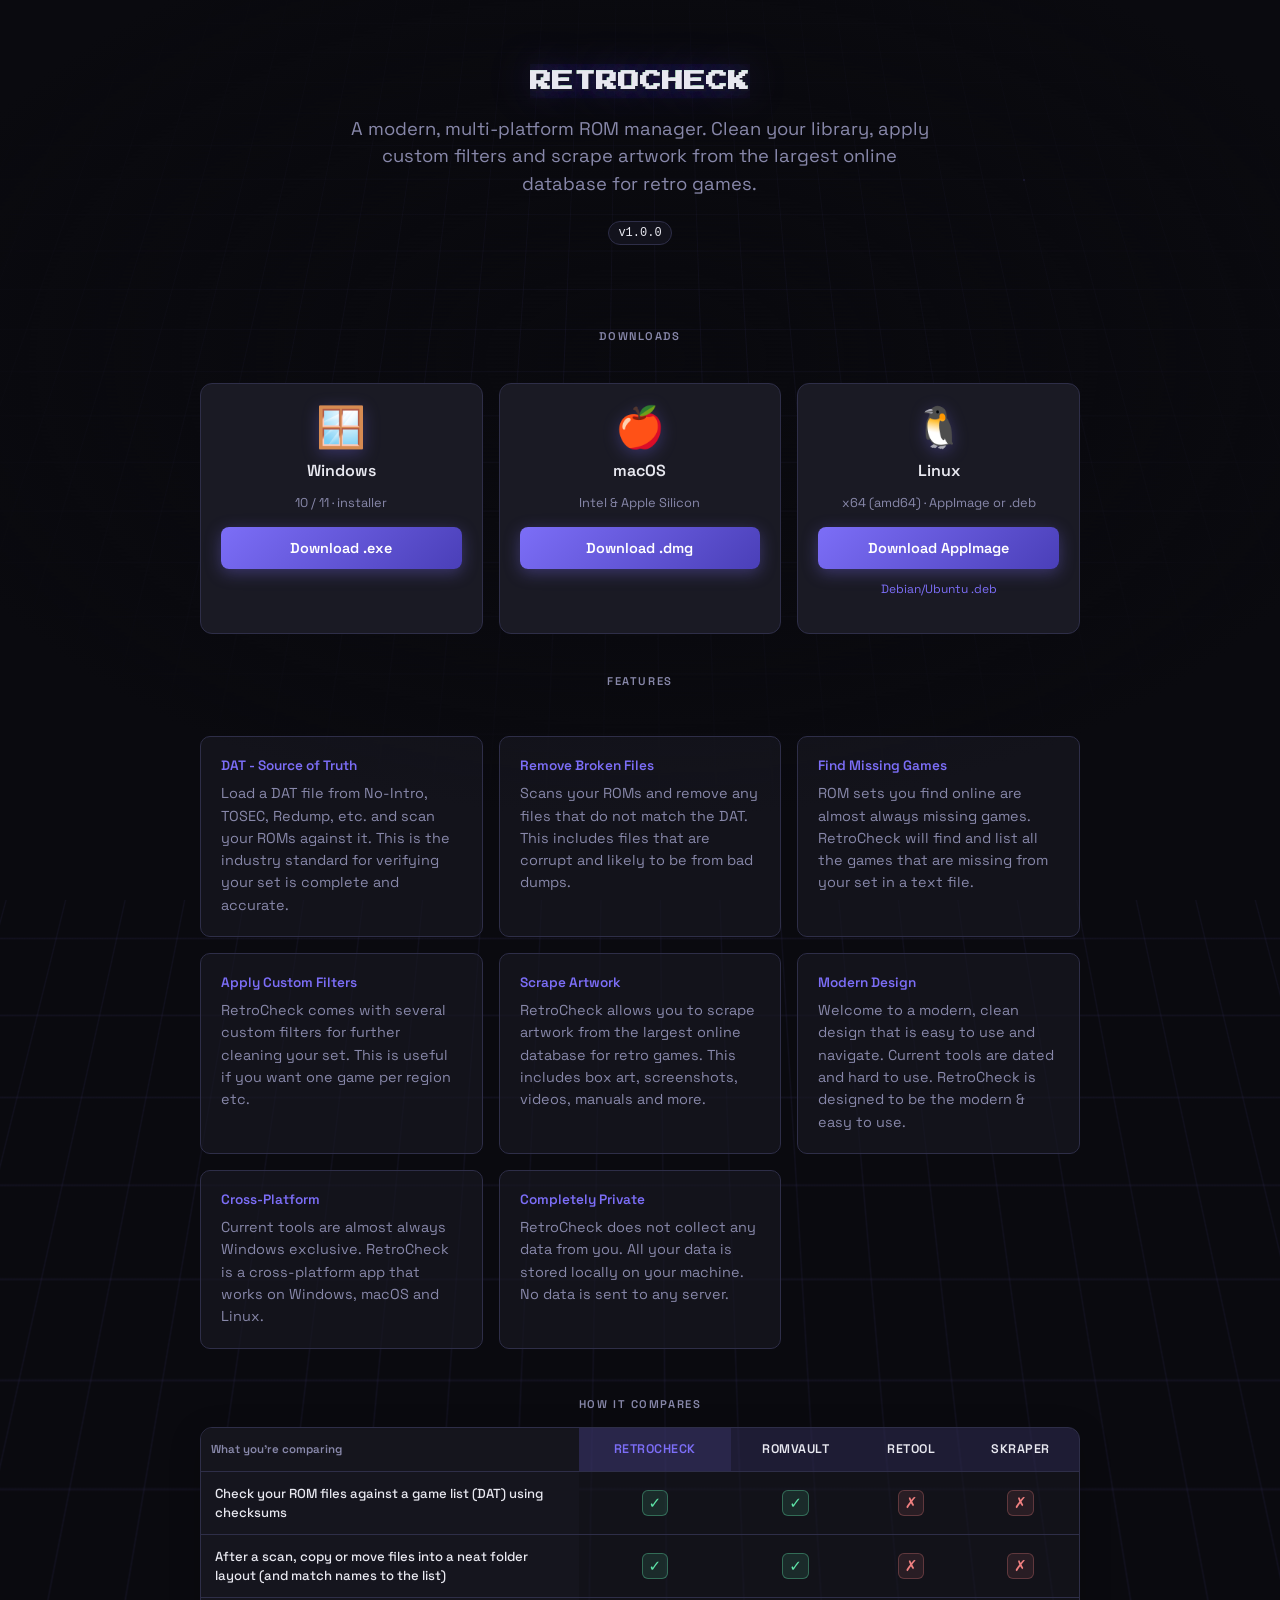
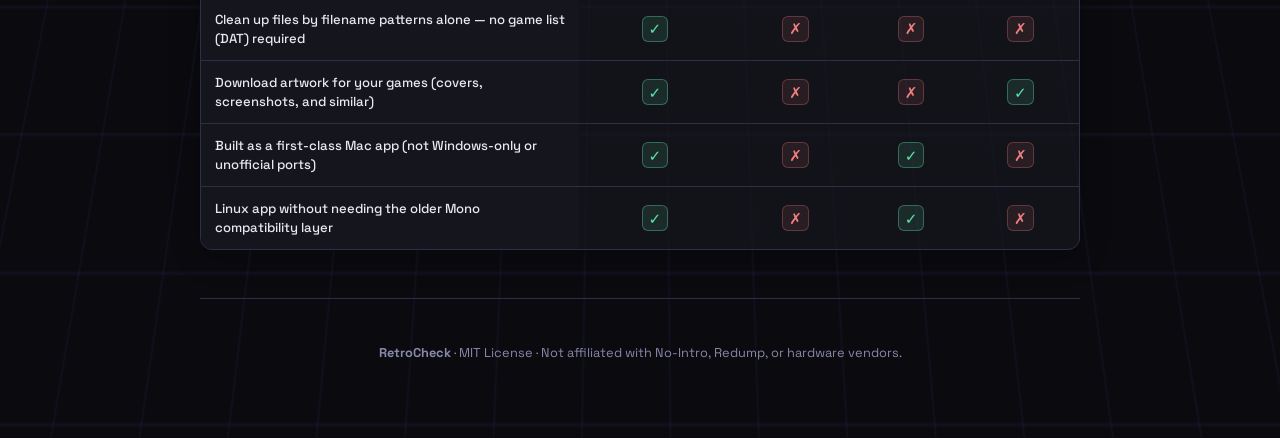
<file: index.html>
<!DOCTYPE html>
<html lang="en">
<head>
  <meta charset="utf-8">
  <meta name="viewport" content="width=device-width, initial-scale=1">
  <meta name="description" content="RetroCheck: local Electron app — verify ROMs against DAT files (No-Intro, TOSEC, Redump), apply filename filters without a DAT, scrape artwork via ScreenScraper, export reports, and themes. No cloud.">
  <title>RetroCheck — Download</title>
  <link rel="preconnect" href="https://fonts.googleapis.com">
  <link rel="preconnect" href="https://fonts.gstatic.com" crossorigin>
  <link href="https://fonts.googleapis.com/css2?family=Press+Start+2P&family=Space+Grotesk:wght@400;500;600;700&display=swap" rel="stylesheet">
  <link rel="stylesheet" href="styles.css">
</head>
<body>
  <div class="config-banner" id="config-banner" hidden>
    <strong>Dev mode:</strong> set <code>RELEASE_BASE</code> and <code>REPO_HOME</code> in <code>main.js</code> to enable download links.
  </div>
  <div class="bg-layer" aria-hidden="true">
    <div class="grid"></div>
    <div class="stars"></div>
    <div class="scanlines"></div>
    <div class="vignette"></div>
  </div>

  <div class="wrap">
    <header>
      <!-- <div class="badge">LOCAL-FIRST</div> -->
      <h1>
        <span class="glitch" data-text="RETROCHECK">RETROCHECK</span>
      </h1>
      <p class="tagline">
        A modern, multi-platform ROM manager. Clean your library, apply custom filters and scrape artwork from the largest online database for retro games.
      </p>
      <!-- <p class="tagline">
        A <strong>local-first</strong> desktop app for preservation-friendly libraries: load a DAT and scan loose files or
        <strong>ZIP</strong> (including nested zips) to see <strong>verified</strong>, <strong>bad</strong>, <strong>unknown</strong>,
        <strong>duplicate</strong>, and <strong>missing</strong> titles — then export reports, copy or move into a clean tree,
        and optionally rename to canonical DAT names.
      </p>
      <p class="tagline tagline--secondary">
        <strong>Apply Filters</strong> trims a folder by filename rules <em>without</em> a DAT.
        <strong>Scrape Artwork</strong> uses your ScreenScraper account for covers, shots, and <strong>gamelist.xml</strong>.
        Multiple <strong>themes</strong>, on-disk <strong>hash cache</strong>, and in-app <strong>bug reports</strong> (mailto + diagnostics).
        <strong>No RetroCheck account</strong> — ROM work stays on your machine.
      </p> -->
      <span class="version-pill" id="version-pill"></span>
    </header>

    <h2 class="section-title">Downloads</h2>

    <section class="downloads" aria-label="Downloads">
      <article class="dl-card">
        <div class="icon" aria-hidden="true">🪟</div>
        <h2>Windows</h2>
        <p class="os-hint">10 / 11 · installer</p>
        <a class="primary" data-dl="win" href="#">Download .exe</a>
      </article>
      <article class="dl-card">
        <div class="icon" aria-hidden="true">🍎</div>
        <h2>macOS</h2>
        <p class="os-hint">Intel &amp; Apple Silicon</p>
        <a class="primary" data-dl="mac" href="#">Download .dmg</a>
      </article>
      <article class="dl-card">
        <div class="icon" aria-hidden="true">🐧</div>
        <h2>Linux</h2>
        <p class="os-hint">x64 (amd64) · AppImage or .deb</p>
        <a class="primary" data-dl="linux-appimage" href="#">Download AppImage</a>
        <p class="alt-links">
          <a data-dl="linux-deb" href="#">Debian/Ubuntu .deb</a>
        </p>
      </article>
    </section>

    <h2 class="section-title">Features</h2>
    <section class="features" aria-label="Features">
      <div class="feat">
        <h3>DAT - Source of Truth</h3>
        <p>
          Load a DAT file from No-Intro, TOSEC, Redump, etc. and scan your ROMs against it.
          This is the industry standard for verifying your set is complete and accurate.
        </p>     
      </div>
      <div class="feat">
        <h3>Remove Broken Files</h3>
        <p>
          Scans your ROMs and remove any files that do not match the DAT.
          This includes files that are corrupt and likely to be from bad dumps.
        </p>
      </div>
      <div class="feat">
        <h3>Find Missing Games</h3>
        <p>ROM sets you find online are almost always missing games. 
          RetroCheck will find and list all the games that are missing from your set in a text file.</p>
      </div>
      <div class="feat">
        <h3>Apply Custom Filters</h3>
        <p>RetroCheck comes with several custom filters for further cleaning your set.
          This is useful if you want one game per region etc.</p>
      </div>
      <div class="feat">
        <h3>Scrape Artwork</h3>
        <p>RetroCheck allows you to scrape artwork from the largest online database for retro games.
          This includes box art, screenshots, videos, manuals and more.</p>
      </div>
      <div class="feat">
        <h3>Modern Design</h3>
        <p>Welcome to a modern, clean design that is easy to use and navigate.
          Current tools are dated and hard to use. RetroCheck is designed to be the modern & easy to use.
        </p>
      </div>
      <div class="feat">
        <h3>Cross-Platform</h3>
        <p>
          Current tools are almost always Windows exclusive.
          RetroCheck is a cross-platform app that works on Windows, macOS and Linux.
        </p>
      </div>
      <div class="feat">
        <h3>Completely Private</h3>
        <p>
          RetroCheck does not collect any data from you.
          All your data is stored locally on your machine.
          No data is sent to any server.
        </p>
      </div>
    </section>

    <h2 class="section-title tool-compare-heading" id="tool-compare-heading">How it compares</h2>
    <section class="tool-compare" aria-labelledby="tool-compare-heading">
      <!-- <p class="tool-compare-intro">
        Same row = same kind of capability. Tools differ in depth — this is a high-level snapshot, not a review score.
      </p> -->
      <div class="tool-compare-scroll">
        <table class="tool-compare-table">
          <caption class="visually-hidden">
            Feature comparison: RetroCheck versus RomVault, Retool, and Skraper
          </caption>
          <thead>
            <tr>
              <th scope="col">What you’re comparing</th>
              <th scope="col">RetroCheck</th>
              <th scope="col"><a href="https://www.romvault.com/" rel="noopener noreferrer">RomVault</a></th>
              <th scope="col"><a href="https://unexpectedpanda.github.io/retool/" rel="noopener noreferrer">Retool</a></th>
              <th scope="col"><a href="https://www.skraper.net/" rel="noopener noreferrer">Skraper</a></th>
            </tr>
          </thead>
          <tbody>
            <tr>
              <th scope="row">Check your ROM files against a game list (DAT) using checksums</th>
              <td><span class="cmp-yes" title="Yes">✓</span></td>
              <td><span class="cmp-yes" title="Yes">✓</span></td>
              <td><span class="cmp-no" title="No">✗</span></td>
              <td><span class="cmp-no" title="No">✗</span></td>
            </tr>
            <tr>
              <th scope="row">After a scan, copy or move files into a neat folder layout (and match names to the list)</th>
              <td><span class="cmp-yes" title="Yes">✓</span></td>
              <td><span class="cmp-yes" title="Yes">✓</span></td>
              <td><span class="cmp-no" title="No">✗</span></td>
              <td><span class="cmp-no" title="No">✗</span></td>
            </tr>
            <tr>
              <th scope="row">Clean up files by filename patterns alone — no game list (DAT) required</th>
              <td><span class="cmp-yes" title="Yes">✓</span></td>
              <td><span class="cmp-no" title="No">✗</span></td>
              <td><span class="cmp-no" title="No">✗</span></td>
              <td><span class="cmp-no" title="No">✗</span></td>
            </tr>
            <tr>
              <th scope="row">Download artwork for your games (covers, screenshots, and similar)</th>
              <td><span class="cmp-yes" title="Yes">✓</span></td>
              <td><span class="cmp-no" title="No">✗</span></td>
              <td><span class="cmp-no" title="No">✗</span></td>
              <td><span class="cmp-yes" title="Yes">✓</span></td>
            </tr>
            <tr>
              <th scope="row">Built as a first-class Mac app (not Windows-only or unofficial ports)</th>
              <td><span class="cmp-yes" title="Yes">✓</span></td>
              <td><span class="cmp-no" title="No">✗</span></td>
              <td><span class="cmp-yes" title="Yes">✓</span></td>
              <td><span class="cmp-no" title="No">✗</span></td>
            </tr>
            <tr>
              <th scope="row">Linux app without needing the older Mono compatibility layer</th>
              <td><span class="cmp-yes" title="Yes">✓</span></td>
              <td><span class="cmp-no" title="No">✗</span></td>
              <td><span class="cmp-yes" title="Yes">✓</span></td>
              <td><span class="cmp-no" title="No">✗</span></td>
            </tr>
            <!-- <tr>
              <th scope="row">Heavy collection repair: disc games, many archive types, strong automatic fix / rebuild</th>
              <td><span class="cmp-no" title="No">✗</span></td>
              <td><span class="cmp-yes" title="Yes">✓</span></td>
              <td><span class="cmp-no" title="No">✗</span></td>
              <td><span class="cmp-no" title="No">✗</span></td>
            </tr> -->
          </tbody>
        </table>
      </div>
      <!-- <p class="tool-compare-foot">
        <strong>Retool</strong> builds new trimmed game-list files — use it with a ROM manager; it does not scan your ROM checksums.
        <strong>Skraper</strong> is Windows-first for artwork; <strong>RomVault</strong> shines on huge Windows collections (Linux often uses Mono).
        <strong>RetroCheck</strong> focuses on check → clean up → optional artwork in one cross-platform app.
      </p> -->
    </section>

    <!-- <h2 class="section-title section-title--spaced">Compared to RomVault &amp; similar</h2>
    <section class="compare" aria-label="Comparison with other ROM tools">
      <p>
        <a href="https://www.romvault.com/" rel="noopener noreferrer">RomVault</a> and
        <a href="https://mamedev.emulab.it/clrmamepro/" rel="noopener noreferrer">clrMAMEpro</a>
        are full <em>ROM managers</em>: they target people maintaining large, merged sets—directory rules, scan/fix levels,
        many archive formats (e.g. TorrentZip, 7z), CHD tooling, and (for RomVault) extras such as
        <a href="https://wiki.romvault.com/doku.php?id=what_is_datvault" rel="noopener noreferrer">DATVault</a>
        for automated DAT updates and deep wiki-style setup.
        Linux users often run RomVault under <a href="https://wiki.romvault.com/doku.php?id=linux_setup" rel="noopener noreferrer">Mono</a>;
        there is no official native macOS app (typical workarounds are Docker or other indirect setups).
      </p>
      <h3>Where RetroCheck fits better</h3>
      <ul>
        <li><strong>Native builds</strong> for Windows, macOS, and Linux from one project—no Mono layer and no Windows-only GUI as the primary path.</li>
        <li><strong>Three clear tabs</strong>: <strong>Compare DAT</strong> for verify / export / copy-move, <strong>Apply Filters</strong> for DAT-free cleanup by filename rules, and <strong>Scrape Artwork</strong> when you want covers and gamelist metadata — without rebuilding an entire RomVault-style pipeline.</li>
        <li><strong>Lower overhead</strong> when you need verification, classification, light organisation, and optional artwork — not full set repair, CHD tooling, or multi-DAT merge workflows.</li>
      </ul>
      <h3>What you give up</h3>
      <ul>
        <li>RetroCheck does not replace RomVault-style <strong>fixing/rebuilding</strong>, integrated DAT subscriptions, or the breadth of archive formats (e.g. 7z, TorrentZip) and <strong>CHD</strong> features those tools provide.</li>
        <li>Other modern cross-platform managers (e.g. <a href="https://github.com/TheAnsarya/subrom" rel="noopener noreferrer">Subrom</a>) offer full library dashboards and deep workflows; RetroCheck is intentionally smaller in scope.</li>
      </ul>
      <p class="note">Use RomVault or clrMAMEpro when you need pro-grade set maintenance; use RetroCheck when you want a straightforward cross-platform DAT check plus optional filter-only cleanup and artwork passes.</p>
    </section> -->

    <footer>
      <p>
        <strong>RetroCheck</strong> · MIT License · Not affiliated with No-Intro, Redump, or hardware vendors.
      </p>
      <!-- <p class="footer__links">
        <a id="releases-link" href="#">All releases on GitHub</a>
      </p> -->
    </footer>
  </div>

  <script src="main.js" defer></script>
</body>
</html>
</file>
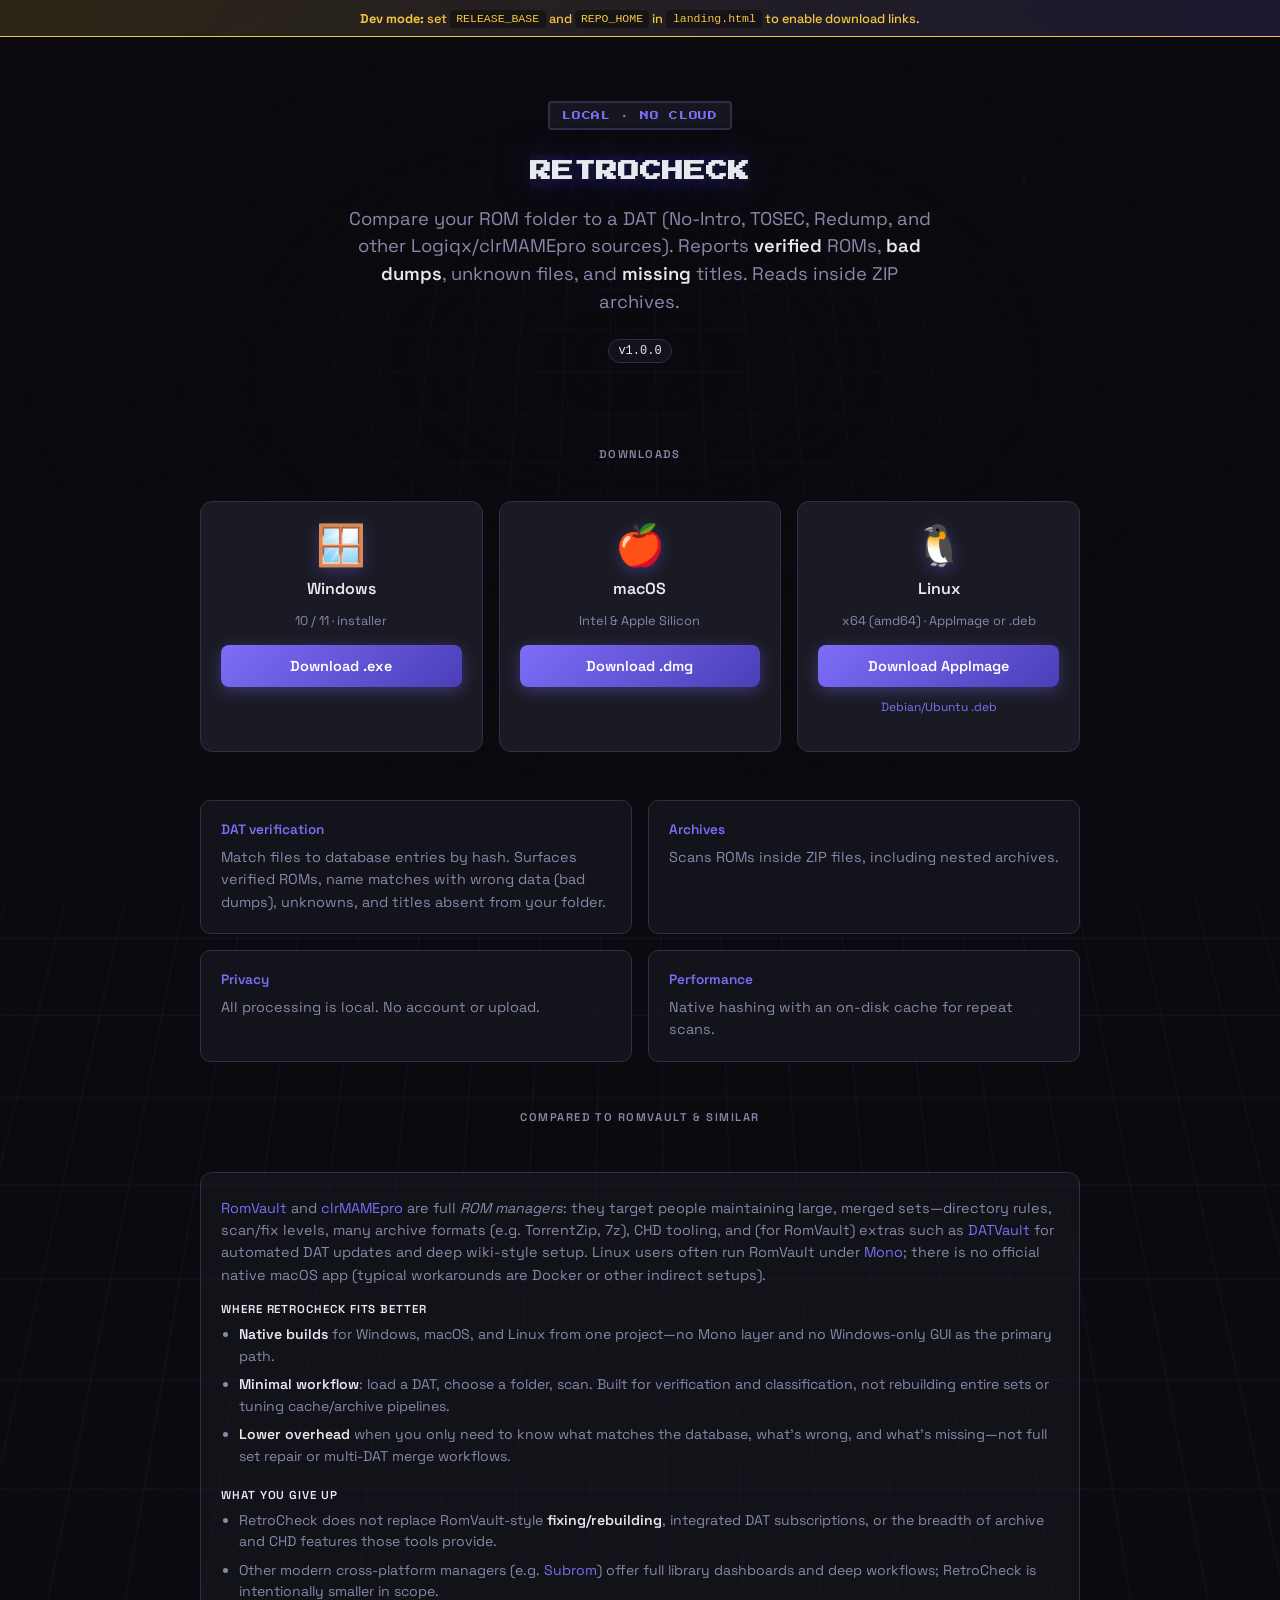
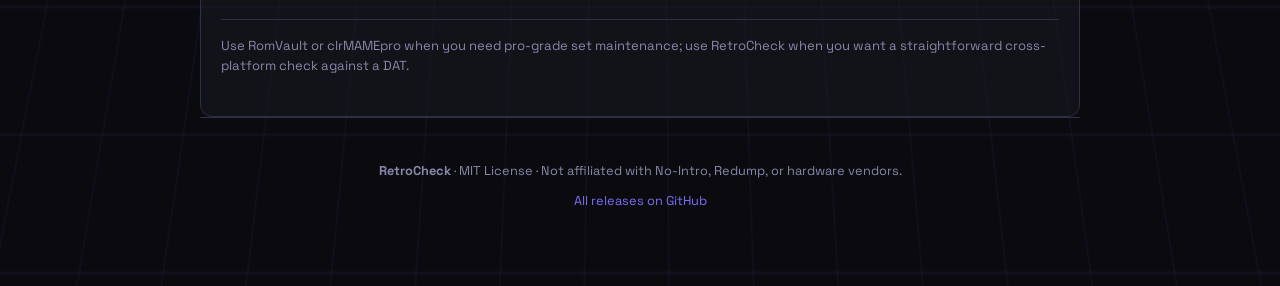
<file: landing.html>
<!DOCTYPE html>
<html lang="en">
<head>
  <meta charset="utf-8">
  <meta name="viewport" content="width=device-width, initial-scale=1">
  <meta name="description" content="RetroCheck: verify ROM files against DAT sets (e.g. No-Intro). Detect bad dumps and missing titles. Runs locally.">
  <title>RetroCheck — Download</title>
  <link rel="preconnect" href="https://fonts.googleapis.com">
  <link rel="preconnect" href="https://fonts.gstatic.com" crossorigin>
  <link href="https://fonts.googleapis.com/css2?family=Press+Start+2P&family=Space+Grotesk:wght@400;500;600;700&display=swap" rel="stylesheet">
  <style>
    :root {
      --bg: #0a0a0f;
      --bg2: #12121c;
      --surface: #1a1a24;
      --border: #2e2e48;
      --accent: #7c6ef7;
      --accent-dim: #4a3fb8;
      --accent-glow: rgba(124, 110, 247, 0.35);
      --green: #3dd68c;
      --yellow: #f5c542;
      --text: #e8e8f0;
      --muted: #8888aa;
      --font-ui: 'Space Grotesk', system-ui, sans-serif;
      --font-pixel: 'Press Start 2P', monospace;
      --font-mono: 'Menlo', 'Monaco', 'Courier New', monospace;
    }

    *, *::before, *::after { box-sizing: border-box; }
    html { scroll-behavior: smooth; }
    body {
      margin: 0;
      min-height: 100vh;
      font-family: var(--font-ui);
      background: var(--bg);
      color: var(--text);
      overflow-x: hidden;
    }

    /* Animated grid + stars */
    .bg-layer {
      position: fixed;
      inset: 0;
      pointer-events: none;
      z-index: 0;
    }
    .grid {
      position: absolute;
      inset: -50%;
      background-image:
        linear-gradient(rgba(124, 110, 247, 0.06) 1px, transparent 1px),
        linear-gradient(90deg, rgba(124, 110, 247, 0.06) 1px, transparent 1px);
      background-size: 48px 48px;
      transform: perspective(400px) rotateX(12deg);
      animation: grid-drift 80s linear infinite;
    }
    @keyframes grid-drift {
      0% { transform: perspective(400px) rotateX(12deg) translateY(0); }
      100% { transform: perspective(400px) rotateX(12deg) translateY(48px); }
    }
    .stars {
      position: absolute;
      inset: 0;
      background-image: radial-gradient(1px 1px at 20% 30%, rgba(255,255,255,0.4) 50%, transparent 50%),
        radial-gradient(1px 1px at 60% 70%, rgba(255,255,255,0.25) 50%, transparent 50%),
        radial-gradient(1.5px 1.5px at 80% 20%, rgba(124, 110, 247, 0.5) 50%, transparent 50%),
        radial-gradient(1px 1px at 40% 80%, rgba(255,255,255,0.2) 50%, transparent 50%);
      background-size: 100% 100%;
      opacity: 0.7;
    }
    .scanlines {
      position: absolute;
      inset: 0;
      background: repeating-linear-gradient(
        0deg,
        transparent,
        transparent 2px,
        rgba(0, 0, 0, 0.12) 2px,
        rgba(0, 0, 0, 0.12) 4px
      );
      opacity: 0.35;
    }
    .vignette {
      position: absolute;
      inset: 0;
      background: radial-gradient(ellipse 70% 60% at 50% 40%, transparent 0%, var(--bg) 85%);
    }

    .config-banner {
      position: relative;
      z-index: 2;
      background: linear-gradient(90deg, rgba(245, 197, 66, 0.15), rgba(124, 110, 247, 0.15));
      border-bottom: 1px solid var(--yellow);
      color: var(--yellow);
      text-align: center;
      font-size: 0.8rem;
      padding: 0.6rem 1rem;
      font-weight: 500;
    }
    .config-banner code {
      font-family: var(--font-mono);
      font-size: 0.72rem;
      background: rgba(0, 0, 0, 0.35);
      padding: 0.15rem 0.4rem;
      border-radius: 4px;
    }

    .wrap {
      position: relative;
      z-index: 1;
      max-width: 920px;
      margin: 0 auto;
      padding: 2rem 1.25rem 4rem;
    }

    header {
      text-align: center;
      padding: 2rem 0 3rem;
    }
    .badge {
      display: inline-block;
      font-family: var(--font-pixel);
      font-size: 0.55rem;
      color: var(--accent);
      letter-spacing: 0.08em;
      padding: 0.5rem 0.75rem;
      border: 2px solid var(--border);
      border-radius: 4px;
      background: rgba(26, 26, 36, 0.8);
      margin-bottom: 1.5rem;
      animation: pulse-border 3s ease-in-out infinite;
    }
    @keyframes pulse-border {
      0%, 100% { box-shadow: 0 0 0 0 var(--accent-glow); border-color: var(--border); }
      50% { box-shadow: 0 0 24px 2px var(--accent-glow); border-color: var(--accent-dim); }
    }

    h1 {
      font-family: var(--font-pixel);
      font-size: clamp(1rem, 4vw, 1.35rem);
      line-height: 1.6;
      margin: 0 0 1rem;
      text-shadow: 0 0 40px var(--accent-glow), 2px 2px 0 var(--bg2);
    }
    .glitch {
      position: relative;
      display: inline-block;
    }
    .glitch::before,
    .glitch::after {
      content: attr(data-text);
      position: absolute;
      left: 0;
      top: 0;
      width: 100%;
      overflow: hidden;
      clip-path: inset(0 0 0 0);
    }
    .glitch::before {
      animation: glitch-1 2.5s infinite reverse steps(2);
      color: var(--green);
      z-index: -1;
    }
    .glitch::after {
      animation: glitch-2 3s infinite steps(2);
      color: var(--yellow);
      z-index: -2;
    }
    @keyframes glitch-1 {
      0%, 90%, 100% { transform: translate(0); }
      92% { transform: translate(-2px, 1px); }
      94% { transform: translate(2px, -1px); }
    }
    @keyframes glitch-2 {
      0%, 88%, 100% { transform: translate(0); }
      91% { transform: translate(2px, 2px); }
    }

    .tagline {
      font-size: 1.15rem;
      color: var(--muted);
      max-width: 32em;
      margin: 0 auto 0.5rem;
      line-height: 1.5;
    }
    .tagline strong {
      color: var(--text);
      font-weight: 600;
    }
    .downloads {
      display: grid;
      gap: 1rem;
      margin: 2.5rem 0;
    }
    @media (min-width: 640px) {
      .downloads { grid-template-columns: repeat(3, 1fr); }
    }

    .dl-card {
      position: relative;
      background: var(--surface);
      border: 1px solid var(--border);
      border-radius: 12px;
      padding: 1.5rem 1.25rem;
      text-align: center;
      transition: transform 0.2s, border-color 0.2s, box-shadow 0.2s;
    }
    .dl-card:hover {
      transform: translateY(-4px);
      border-color: var(--accent);
      box-shadow: 0 12px 40px rgba(124, 110, 247, 0.2);
    }
    .dl-card .icon {
      font-size: 2.5rem;
      line-height: 1;
      margin-bottom: 0.75rem;
      filter: drop-shadow(0 4px 8px rgba(124, 110, 247, 0.3));
    }
    .dl-card h2 {
      font-size: 1rem;
      font-weight: 600;
      margin: 0 0 0.35rem;
    }
    .dl-card .os-hint {
      font-size: 0.8rem;
      color: var(--muted);
      margin-bottom: 1rem;
    }
    .dl-card a.primary {
      display: inline-flex;
      align-items: center;
      justify-content: center;
      gap: 0.5rem;
      width: 100%;
      padding: 0.75rem 1rem;
      font-weight: 600;
      font-size: 0.9rem;
      color: #fff;
      background: linear-gradient(135deg, var(--accent) 0%, var(--accent-dim) 100%);
      border: none;
      border-radius: 8px;
      text-decoration: none;
      cursor: pointer;
      box-shadow: 0 4px 16px var(--accent-glow);
      transition: filter 0.15s, transform 0.15s;
    }
    .dl-card a.primary:hover {
      filter: brightness(1.08);
      transform: scale(1.02);
    }
    .dl-card a.primary:active {
      transform: scale(0.98);
    }
    .dl-card .alt-links {
      margin-top: 0.75rem;
      font-size: 0.75rem;
      color: var(--muted);
    }
    .dl-card .alt-links a {
      color: var(--accent);
      text-decoration: none;
    }
    .dl-card .alt-links a:hover {
      text-decoration: underline;
    }

    .features {
      display: grid;
      gap: 1rem;
      margin: 3rem 0;
    }
    @media (min-width: 560px) {
      .features { grid-template-columns: repeat(2, 1fr); }
    }
    .feat {
      background: rgba(26, 26, 36, 0.6);
      border: 1px solid var(--border);
      border-radius: 10px;
      padding: 1.25rem;
    }
    .feat h3 {
      font-size: 0.85rem;
      margin: 0 0 0.5rem;
      color: var(--accent);
      font-weight: 600;
    }
    .feat p {
      margin: 0;
      font-size: 0.9rem;
      color: var(--muted);
      line-height: 1.55;
    }
    .feat p strong {
      color: var(--text);
      font-weight: 600;
    }

    .section-title {
      font-size: 0.7rem;
      font-weight: 600;
      letter-spacing: 0.14em;
      text-transform: uppercase;
      color: var(--muted);
      text-align: center;
      margin: 2.25rem 0 1rem;
    }

    .compare {
      margin: 3rem 0 0;
      padding: 1.5rem 1.25rem;
      background: rgba(26, 26, 36, 0.5);
      border: 1px solid var(--border);
      border-radius: 12px;
    }
    .compare > p {
      margin: 0 0 1rem;
      font-size: 0.9rem;
      color: var(--muted);
      line-height: 1.55;
    }
    .compare h3 {
      font-size: 0.72rem;
      font-weight: 600;
      letter-spacing: 0.08em;
      text-transform: uppercase;
      color: var(--text);
      margin: 1.25rem 0 0.5rem;
    }
    .compare h3:first-of-type {
      margin-top: 0;
    }
    .compare ul {
      margin: 0;
      padding-left: 1.15rem;
      font-size: 0.88rem;
      color: var(--muted);
      line-height: 1.55;
    }
    .compare li {
      margin-bottom: 0.4rem;
    }
    .compare ul strong {
      color: var(--text);
      font-weight: 600;
    }
    .compare a {
      color: var(--accent);
      text-decoration: none;
    }
    .compare a:hover {
      text-decoration: underline;
    }
    .compare .note {
      margin-top: 1rem;
      padding-top: 1rem;
      border-top: 1px solid var(--border);
      font-size: 0.82rem;
      color: var(--muted);
      line-height: 1.5;
    }

    footer {
      text-align: center;
      padding-top: 2rem;
      border-top: 1px solid var(--border);
      font-size: 0.8rem;
      color: var(--muted);
    }
    footer a {
      color: var(--accent);
      text-decoration: none;
    }
    footer a:hover { text-decoration: underline; }

    .version-pill {
      display: inline-block;
      margin-top: 1rem;
      padding: 0.25rem 0.6rem;
      font-size: 0.75rem;
      font-family: var(--font-mono, monospace);
      background: var(--bg2);
      border-radius: 99px;
      border: 1px solid var(--border);
    }

  </style>
</head>
<body>
  <div class="config-banner" id="config-banner" hidden>
    <strong>Dev mode:</strong> set <code>RELEASE_BASE</code> and <code>REPO_HOME</code> in <code>landing.html</code> to enable download links.
  </div>
  <div class="bg-layer" aria-hidden="true">
    <div class="grid"></div>
    <div class="stars"></div>
    <div class="scanlines"></div>
    <div class="vignette"></div>
  </div>

  <div class="wrap">
    <header>
      <div class="badge">LOCAL · NO CLOUD</div>
      <h1>
        <span class="glitch" data-text="RETROCHECK">RETROCHECK</span>
      </h1>
      <p class="tagline">
        Compare your ROM folder to a DAT (No-Intro, TOSEC, Redump, and other Logiqx/clrMAMEpro sources).
        Reports <strong>verified</strong> ROMs, <strong>bad dumps</strong>, unknown files, and <strong>missing</strong> titles. Reads inside ZIP archives.
      </p>
      <span class="version-pill" id="version-pill">v<!-- set by script --></span>
    </header>

    <h2 class="section-title">Downloads</h2>

    <section class="downloads" aria-label="Downloads">
      <article class="dl-card">
        <div class="icon" aria-hidden="true">🪟</div>
        <h2>Windows</h2>
        <p class="os-hint">10 / 11 · installer</p>
        <a class="primary" data-dl="win" href="#">Download .exe</a>
      </article>
      <article class="dl-card">
        <div class="icon" aria-hidden="true">🍎</div>
        <h2>macOS</h2>
        <p class="os-hint">Intel &amp; Apple Silicon</p>
        <a class="primary" data-dl="mac" href="#">Download .dmg</a>
      </article>
      <article class="dl-card">
        <div class="icon" aria-hidden="true">🐧</div>
        <h2>Linux</h2>
        <p class="os-hint">x64 (amd64) · AppImage or .deb</p>
        <a class="primary" data-dl="linux-appimage" href="#">Download AppImage</a>
        <p class="alt-links">
          <a data-dl="linux-deb" href="#">Debian/Ubuntu .deb</a>
        </p>
      </article>
    </section>

    <section class="features" aria-label="Features">
      <div class="feat">
        <h3>DAT verification</h3>
        <p>Match files to database entries by hash. Surfaces verified ROMs, name matches with wrong data (bad dumps), unknowns, and titles absent from your folder.</p>
      </div>
      <div class="feat">
        <h3>Archives</h3>
        <p>Scans ROMs inside ZIP files, including nested archives.</p>
      </div>
      <div class="feat">
        <h3>Privacy</h3>
        <p>All processing is local. No account or upload.</p>
      </div>
      <div class="feat">
        <h3>Performance</h3>
        <p>Native hashing with an on-disk cache for repeat scans.</p>
      </div>
    </section>

    <h2 class="section-title" style="margin-top:3rem">Compared to RomVault &amp; similar</h2>
    <section class="compare" aria-label="Comparison with other ROM tools">
      <p>
        <a href="https://www.romvault.com/" rel="noopener noreferrer">RomVault</a> and
        <a href="https://mamedev.emulab.it/clrmamepro/" rel="noopener noreferrer">clrMAMEpro</a>
        are full <em>ROM managers</em>: they target people maintaining large, merged sets—directory rules, scan/fix levels,
        many archive formats (e.g. TorrentZip, 7z), CHD tooling, and (for RomVault) extras such as
        <a href="https://wiki.romvault.com/doku.php?id=what_is_datvault" rel="noopener noreferrer">DATVault</a>
        for automated DAT updates and deep wiki-style setup.
        Linux users often run RomVault under <a href="https://wiki.romvault.com/doku.php?id=linux_setup" rel="noopener noreferrer">Mono</a>;
        there is no official native macOS app (typical workarounds are Docker or other indirect setups).
      </p>
      <h3>Where RetroCheck fits better</h3>
      <ul>
        <li><strong>Native builds</strong> for Windows, macOS, and Linux from one project—no Mono layer and no Windows-only GUI as the primary path.</li>
        <li><strong>Minimal workflow</strong>: load a DAT, choose a folder, scan. Built for verification and classification, not rebuilding entire sets or tuning cache/archive pipelines.</li>
        <li><strong>Lower overhead</strong> when you only need to know what matches the database, what’s wrong, and what’s missing—not full set repair or multi-DAT merge workflows.</li>
      </ul>
      <h3>What you give up</h3>
      <ul>
        <li>RetroCheck does not replace RomVault-style <strong>fixing/rebuilding</strong>, integrated DAT subscriptions, or the breadth of archive and CHD features those tools provide.</li>
        <li>Other modern cross-platform managers (e.g. <a href="https://github.com/TheAnsarya/subrom" rel="noopener noreferrer">Subrom</a>) offer full library dashboards and deep workflows; RetroCheck is intentionally smaller in scope.</li>
      </ul>
      <p class="note">Use RomVault or clrMAMEpro when you need pro-grade set maintenance; use RetroCheck when you want a straightforward cross-platform check against a DAT.</p>
    </section>

    <footer>
      <p>
        <strong>RetroCheck</strong> · MIT License · Not affiliated with No-Intro, Redump, or hardware vendors.
      </p>
      <p style="margin-top:0.75rem">
        <a id="releases-link" href="#">All releases on GitHub</a>
      </p>
    </footer>
  </div>

  <script>
    (function () {
      /**
       * Edit this block before publishing. Point RELEASE_BASE at your GitHub Release
       * assets folder, e.g. https://github.com/you/retrocheck/releases/download/v1.0.0
       */
      var VERSION = '1.0.0';
      var RELEASE_BASE = ''; // e.g. 'https://github.com/YOUR_ORG/retrocheck/releases/download/v' + VERSION

      /** Filenames must match `npm run dist` output (package name + electron-builder). */
      var FILES = {
        win: 'retrocheck-' + VERSION + '-setup.exe',
        mac: 'RetroCheck-' + VERSION + '.dmg',
        'linux-appimage': 'RetroCheck-' + VERSION + '.AppImage',
        'linux-deb': 'retrocheck_' + VERSION + '_amd64.deb'
      };

      var REPO_HOME = ''; // e.g. 'https://github.com/YOUR_ORG/retrocheck'

      var needsConfig = !RELEASE_BASE || RELEASE_BASE.indexOf('YOUR_ORG') !== -1;
      var banner = document.getElementById('config-banner');
      if (banner) banner.hidden = !needsConfig;

      var pill = document.getElementById('version-pill');
      if (pill) pill.textContent = 'v' + VERSION;

      function hrefFor(key) {
        if (!RELEASE_BASE || RELEASE_BASE.indexOf('YOUR_ORG') !== -1) {
          return '#';
        }
        return RELEASE_BASE.replace(/\/?$/, '/') + FILES[key];
      }

      document.querySelectorAll('[data-dl]').forEach(function (el) {
        var key = el.getAttribute('data-dl');
        el.setAttribute('href', hrefFor(key));
        if (needsConfig) {
          el.setAttribute('title', 'Set RELEASE_BASE in landing.html to enable downloads');
          el.addEventListener('click', function (ev) {
            if (el.getAttribute('href') === '#') {
              ev.preventDefault();
              window.alert('Configure RELEASE_BASE in landing.html with your GitHub release asset URL, then redeploy.');
            }
          });
        }
      });

      var rel = document.getElementById('releases-link');
      if (rel) {
        if (REPO_HOME && REPO_HOME.indexOf('YOUR_ORG') === -1) {
          rel.href = REPO_HOME + '/releases';
        } else {
          rel.href = '#';
          rel.setAttribute('title', 'Set REPO_HOME in landing.html');
        }
      }
    })();
  </script>
</body>
</html>
</file>
<file: styles.css>
/* RetroCheck landing — theme matches app (dark + purple accent) */

:root {
  --bg: #0a0a0f;
  --bg2: #12121c;
  --surface: #1a1a24;
  --border: #2e2e48;
  --accent: #7c6ef7;
  --accent-dim: #4a3fb8;
  --accent-glow: rgba(124, 110, 247, 0.35);
  --green: #3dd68c;
  --yellow: #f5c542;
  --text: #e8e8f0;
  --muted: #8888aa;
  --font-ui: 'Space Grotesk', system-ui, sans-serif;
  --font-pixel: 'Press Start 2P', monospace;
  --font-mono: 'Menlo', 'Monaco', 'Courier New', monospace;
  --ease-out: cubic-bezier(0.22, 1, 0.36, 1);
  --ease-soft: cubic-bezier(0.4, 0, 0.2, 1);
  --t-fast: 0.2s;
  --t-medium: 0.35s;
}

*,
*::before,
*::after {
  box-sizing: border-box;
}

html {
  scroll-behavior: smooth;
}

body {
  margin: 0;
  min-height: 100vh;
  font-family: var(--font-ui);
  background: var(--bg);
  color: var(--text);
  overflow-x: hidden;
}

@keyframes reveal-in {
  from {
    opacity: 0;
    transform: translateY(14px);
  }
  to {
    opacity: 1;
    transform: translateY(0);
  }
}

a {
  transition:
    color var(--t-fast) var(--ease-soft),
    text-decoration-color var(--t-fast) var(--ease-soft),
    opacity var(--t-fast) var(--ease-soft);
}

a:focus-visible {
  outline: 2px solid var(--accent);
  outline-offset: 3px;
}

a:focus:not(:focus-visible) {
  outline: none;
}

/* Background */
.bg-layer {
  position: fixed;
  inset: 0;
  pointer-events: none;
  z-index: 0;
}

.grid {
  position: absolute;
  inset: -50%;
  background-image:
    linear-gradient(rgba(124, 110, 247, 0.06) 1px, transparent 1px),
    linear-gradient(90deg, rgba(124, 110, 247, 0.06) 1px, transparent 1px);
  background-size: 48px 48px;
  transform: perspective(400px) rotateX(12deg);
  animation: grid-drift 80s linear infinite;
}

@keyframes grid-drift {
  0% {
    transform: perspective(400px) rotateX(12deg) translateY(0);
  }
  100% {
    transform: perspective(400px) rotateX(12deg) translateY(48px);
  }
}

.stars {
  position: absolute;
  inset: 0;
  background-image:
    radial-gradient(1px 1px at 20% 30%, rgba(255, 255, 255, 0.4) 50%, transparent 50%),
    radial-gradient(1px 1px at 60% 70%, rgba(255, 255, 255, 0.25) 50%, transparent 50%),
    radial-gradient(1.5px 1.5px at 80% 20%, rgba(124, 110, 247, 0.5) 50%, transparent 50%),
    radial-gradient(1px 1px at 40% 80%, rgba(255, 255, 255, 0.2) 50%, transparent 50%);
  background-size: 100% 100%;
  opacity: 0.7;
}

.scanlines {
  position: absolute;
  inset: 0;
  background: repeating-linear-gradient(
    0deg,
    transparent,
    transparent 2px,
    rgba(0, 0, 0, 0.12) 2px,
    rgba(0, 0, 0, 0.12) 4px
  );
  opacity: 0.35;
}

.vignette {
  position: absolute;
  inset: 0;
  background: radial-gradient(ellipse 70% 60% at 50% 40%, transparent 0%, var(--bg) 85%);
}

.config-banner {
  position: relative;
  z-index: 2;
  background: linear-gradient(90deg, rgba(245, 197, 66, 0.15), rgba(124, 110, 247, 0.15));
  border-bottom: 1px solid var(--yellow);
  color: var(--yellow);
  text-align: center;
  font-size: 0.8rem;
  padding: 0.6rem 1rem;
  font-weight: 500;
}

.config-banner code {
  font-family: var(--font-mono);
  font-size: 0.72rem;
  background: rgba(0, 0, 0, 0.35);
  padding: 0.15rem 0.4rem;
  border-radius: 4px;
}

.wrap {
  position: relative;
  z-index: 1;
  max-width: 920px;
  margin: 0 auto;
  padding: 2rem 1.25rem 4rem;
}

/* Staggered entrance (header lines, then sections) */
header {
  text-align: center;
  padding: 2rem 0 3rem;
}

header > * {
  animation: reveal-in 0.55s var(--ease-out) both;
}

header > *:nth-child(1) {
  animation-delay: 0.06s;
}

header > *:nth-child(2) {
  animation-delay: 0.14s;
}

header > *:nth-child(3) {
  animation-delay: 0.22s;
}

header > *:nth-child(4) {
  animation-delay: 0.3s;
}

.wrap > h2.section-title:not(.section-title--spaced),
.wrap > section.downloads,
.wrap > section.features,
.wrap > h2.section-title--spaced,
.wrap > h2.tool-compare-heading,
.wrap > section.tool-compare,
.wrap > section.compare,
.wrap > footer {
  animation: reveal-in 0.65s var(--ease-out) both;
}

.wrap > h2.section-title:not(.section-title--spaced) {
  animation-delay: 0.38s;
}

.wrap > section.downloads {
  animation-delay: 0.44s;
}

.wrap > section.features {
  animation-delay: 0.52s;
}

.wrap > h2.section-title--spaced {
  animation-delay: 0.6s;
}

.wrap > h2.tool-compare-heading {
  animation-delay: 0.58s;
}

.wrap > section.tool-compare {
  animation-delay: 0.64s;
}

.wrap > section.compare {
  animation-delay: 0.66s;
}

.wrap > footer {
  animation-delay: 0.78s;
}

.badge {
  display: inline-block;
  font-family: var(--font-pixel);
  font-size: 0.55rem;
  color: var(--accent);
  letter-spacing: 0.08em;
  padding: 0.5rem 0.75rem;
  border: 2px solid var(--border);
  border-radius: 4px;
  background: rgba(26, 26, 36, 0.8);
  margin-bottom: 1.5rem;
  animation: pulse-border 3s ease-in-out infinite;
}

@keyframes pulse-border {
  0%,
  100% {
    box-shadow: 0 0 0 0 var(--accent-glow);
    border-color: var(--border);
  }
  50% {
    box-shadow: 0 0 24px 2px var(--accent-glow);
    border-color: var(--accent-dim);
  }
}

h1 {
  font-family: var(--font-pixel);
  font-size: clamp(1rem, 4vw, 1.35rem);
  line-height: 1.6;
  margin: 0 0 1rem;
  text-shadow: 0 0 40px var(--accent-glow), 2px 2px 0 var(--bg2);
}

.glitch {
  position: relative;
  display: inline-block;
}

.glitch::before,
.glitch::after {
  content: attr(data-text);
  position: absolute;
  left: 0;
  top: 0;
  width: 100%;
  overflow: hidden;
  clip-path: inset(0 0 0 0);
}

.glitch::before {
  animation: glitch-1 2.5s infinite reverse steps(2);
  color: var(--green);
  z-index: -1;
}

.glitch::after {
  animation: glitch-2 3s infinite steps(2);
  color: var(--yellow);
  z-index: -2;
}

@keyframes glitch-1 {
  0%,
  90%,
  100% {
    transform: translate(0);
  }
  92% {
    transform: translate(-2px, 1px);
  }
  94% {
    transform: translate(2px, -1px);
  }
}

@keyframes glitch-2 {
  0%,
  88%,
  100% {
    transform: translate(0);
  }
  91% {
    transform: translate(2px, 2px);
  }
}

.tagline {
  font-size: 1.15rem;
  color: var(--muted);
  max-width: 32em;
  margin: 0 auto 0.5rem;
  line-height: 1.5;
}

.tagline strong {
  color: var(--text);
  font-weight: 600;
}

.tagline--secondary {
  font-size: 1rem;
  margin-top: 0.75rem;
  margin-bottom: 0;
  opacity: 0.95;
}

.version-pill {
  display: inline-block;
  margin-top: 1rem;
  padding: 0.25rem 0.6rem;
  font-size: 0.75rem;
  font-family: var(--font-mono);
  background: var(--bg2);
  border-radius: 99px;
  border: 1px solid var(--border);
}

.section-title {
  font-size: 0.7rem;
  font-weight: 600;
  letter-spacing: 0.14em;
  text-transform: uppercase;
  color: var(--muted);
  text-align: center;
  margin: 2.25rem 0 1rem;
}

.section-title--spaced {
  margin-top: 3rem;
}

/* Downloads */
.downloads {
  display: grid;
  gap: 1rem;
  margin: 2.5rem 0;
}

@media (min-width: 640px) {
  .downloads {
    grid-template-columns: repeat(3, 1fr);
  }
}

.dl-card {
  position: relative;
  background: var(--surface);
  border: 1px solid var(--border);
  border-radius: 12px;
  padding: 1.5rem 1.25rem;
  text-align: center;
  transition:
    transform var(--t-medium) var(--ease-out),
    border-color var(--t-medium) var(--ease-soft),
    box-shadow var(--t-medium) var(--ease-soft);
}

.dl-card:hover {
  transform: translateY(-4px);
  border-color: var(--accent);
  box-shadow: 0 12px 40px rgba(124, 110, 247, 0.2);
}

.dl-card .icon {
  font-size: 2.5rem;
  line-height: 1;
  margin-bottom: 0.75rem;
  filter: drop-shadow(0 4px 8px rgba(124, 110, 247, 0.3));
  transition: transform var(--t-medium) var(--ease-out);
}

.dl-card:hover .icon {
  transform: scale(1.06);
}

.dl-card h2 {
  font-size: 1rem;
  font-weight: 600;
  margin: 0 0 0.35rem;
}

.dl-card .os-hint {
  font-size: 0.8rem;
  color: var(--muted);
  margin-bottom: 1rem;
}

.dl-card a.primary {
  display: inline-flex;
  align-items: center;
  justify-content: center;
  gap: 0.5rem;
  width: 100%;
  padding: 0.75rem 1rem;
  font-weight: 600;
  font-size: 0.9rem;
  color: #fff;
  background: linear-gradient(135deg, var(--accent) 0%, var(--accent-dim) 100%);
  border: none;
  border-radius: 8px;
  text-decoration: none;
  cursor: pointer;
  box-shadow: 0 4px 16px var(--accent-glow);
  transition:
    filter var(--t-fast) var(--ease-soft),
    transform var(--t-fast) var(--ease-soft),
    box-shadow var(--t-fast) var(--ease-soft);
}

.dl-card a.primary:hover {
  filter: brightness(1.08);
  transform: scale(1.02);
  box-shadow: 0 6px 24px var(--accent-glow);
}

.dl-card a.primary:active {
  transform: scale(0.98);
}

.dl-card .alt-links {
  margin-top: 0.75rem;
  font-size: 0.75rem;
  color: var(--muted);
}

.dl-card .alt-links a {
  color: var(--accent);
  text-decoration: none;
}

.dl-card .alt-links a:hover {
  text-decoration: underline;
}

/* Features */
.features {
  display: grid;
  gap: 1rem;
  margin: 3rem 0;
}

@media (min-width: 560px) {
  .features {
    grid-template-columns: repeat(2, 1fr);
  }
}

@media (min-width: 960px) {
  .features {
    grid-template-columns: repeat(3, 1fr);
  }
}

.feat {
  background: rgba(26, 26, 36, 0.6);
  border: 1px solid var(--border);
  border-radius: 10px;
  padding: 1.25rem;
  transition:
    border-color var(--t-medium) var(--ease-soft),
    box-shadow var(--t-medium) var(--ease-soft),
    transform var(--t-medium) var(--ease-out);
}

.feat:hover {
  border-color: rgba(124, 110, 247, 0.35);
  box-shadow: 0 6px 28px rgba(124, 110, 247, 0.1);
  transform: translateY(-2px);
}

.feat h3 {
  font-size: 0.85rem;
  margin: 0 0 0.5rem;
  color: var(--accent);
  font-weight: 600;
}

.feat p {
  margin: 0;
  font-size: 0.9rem;
  color: var(--muted);
  line-height: 1.55;
}

.feat p strong {
  color: var(--text);
  font-weight: 600;
}

/* Comparison */
.compare {
  margin: 3rem 0 0;
  padding: 1.5rem 1.25rem;
  background: rgba(26, 26, 36, 0.5);
  border: 1px solid var(--border);
  border-radius: 12px;
  transition:
    border-color var(--t-medium) var(--ease-soft),
    box-shadow var(--t-medium) var(--ease-soft);
}

.compare:hover {
  border-color: rgba(124, 110, 247, 0.25);
  box-shadow: 0 8px 32px rgba(0, 0, 0, 0.25);
}

.compare > p {
  margin: 0 0 1rem;
  font-size: 0.9rem;
  color: var(--muted);
  line-height: 1.55;
}

.compare h3 {
  font-size: 0.72rem;
  font-weight: 600;
  letter-spacing: 0.08em;
  text-transform: uppercase;
  color: var(--text);
  margin: 1.25rem 0 0.5rem;
}

.compare h3:first-of-type {
  margin-top: 0;
}

.compare ul {
  margin: 0;
  padding-left: 1.15rem;
  font-size: 0.88rem;
  color: var(--muted);
  line-height: 1.55;
}

.compare li {
  margin-bottom: 0.4rem;
}

.compare ul strong {
  color: var(--text);
  font-weight: 600;
}

.compare a {
  color: var(--accent);
  text-decoration: none;
  text-underline-offset: 0.2em;
}

.compare a:hover {
  text-decoration: underline;
  color: #9b92f9;
}

.compare .note {
  margin-top: 1rem;
  padding-top: 1rem;
  border-top: 1px solid var(--border);
  font-size: 0.82rem;
  color: var(--muted);
  line-height: 1.5;
}

/* Tool comparison matrix (RetroCheck vs RomVault, Retool, Skraper) */
.visually-hidden {
  position: absolute;
  width: 1px;
  height: 1px;
  padding: 0;
  margin: -1px;
  overflow: hidden;
  clip: rect(0, 0, 0, 0);
  white-space: nowrap;
  border: 0;
}

.tool-compare {
  margin: 0 0 3rem;
}

.tool-compare-intro {
  margin: 0 0 1rem;
  font-size: 0.88rem;
  color: var(--muted);
  line-height: 1.55;
  max-width: 48rem;
}

.tool-compare-scroll {
  overflow-x: auto;
  -webkit-overflow-scrolling: touch;
  border-radius: 12px;
  border: 1px solid var(--border);
  background: rgba(26, 26, 36, 0.55);
  box-shadow: 0 8px 32px rgba(0, 0, 0, 0.2);
}

.tool-compare-table {
  width: 100%;
  min-width: 36rem;
  border-collapse: collapse;
  font-size: 0.82rem;
}

.tool-compare-table caption {
  padding: 0;
}

.tool-compare-table thead th {
  text-align: center;
  padding: 0.85rem 0.65rem;
  background: rgba(124, 110, 247, 0.12);
  color: var(--text);
  font-weight: 600;
  font-size: 0.78rem;
  letter-spacing: 0.04em;
  text-transform: uppercase;
  border-bottom: 1px solid var(--border);
  vertical-align: middle;
}

.tool-compare-table thead th:first-child {
  text-align: left;
  text-transform: none;
  letter-spacing: 0;
  font-size: 0.72rem;
  color: var(--muted);
  font-weight: 600;
  position: sticky;
  left: 0;
  z-index: 2;
  background: rgba(22, 22, 30, 0.98);
  box-shadow: 1px 0 0 var(--border);
}

.tool-compare-table thead th:nth-child(2) {
  background: rgba(124, 110, 247, 0.22);
  color: var(--accent);
}

.tool-compare-table thead th a {
  color: inherit;
  text-decoration: none;
  border-bottom: 1px solid transparent;
}

.tool-compare-table thead th a:hover {
  border-bottom-color: currentColor;
}

.tool-compare-table tbody th {
  text-align: left;
  padding: 0.75rem 0.85rem;
  font-weight: 500;
  color: var(--text);
  border-bottom: 1px solid var(--border);
  line-height: 1.45;
  max-width: 16rem;
  position: sticky;
  left: 0;
  z-index: 1;
  background: rgba(22, 22, 30, 0.97);
  box-shadow: 1px 0 0 var(--border);
}

.tool-compare-table tbody tr:hover th {
  background: rgba(30, 30, 42, 0.98);
}

.tool-compare-table td {
  text-align: center;
  padding: 0.75rem 0.5rem;
  border-bottom: 1px solid var(--border);
  color: var(--muted);
  vertical-align: middle;
  white-space: nowrap;
}

.tool-compare-table tbody tr:last-child th,
.tool-compare-table tbody tr:last-child td {
  border-bottom: none;
}

.tool-compare-table tbody tr:hover td {
  background: rgba(124, 110, 247, 0.04);
}

.cmp-yes,
.cmp-no {
  display: inline-flex;
  align-items: center;
  justify-content: center;
  width: 1.65rem;
  height: 1.65rem;
  border-radius: 6px;
  font-weight: 700;
  font-size: 0.95rem;
  line-height: 1;
}

.cmp-yes {
  color: #5ee4a8;
  background: rgba(94, 228, 168, 0.12);
  border: 1px solid rgba(94, 228, 168, 0.35);
}

.cmp-no {
  color: #f08080;
  background: rgba(240, 128, 128, 0.1);
  border: 1px solid rgba(240, 128, 128, 0.28);
}

.tool-compare-foot {
  margin: 1rem 0 0;
  font-size: 0.78rem;
  color: var(--muted);
  line-height: 1.55;
  max-width: 48rem;
}

.tool-compare-foot strong {
  color: var(--text);
  font-weight: 600;
}

/* Footer */
footer {
  text-align: center;
  padding-top: 2rem;
  border-top: 1px solid var(--border);
  font-size: 0.8rem;
  color: var(--muted);
}

footer a {
  color: var(--accent);
  text-decoration: none;
}

footer a:hover {
  text-decoration: underline;
  color: #9b92f9;
}

.footer__links {
  margin-top: 0.75rem;
}

/* Respect system “reduce motion” */
@media (prefers-reduced-motion: reduce) {
  html {
    scroll-behavior: auto;
  }

  .wrap > h2.section-title:not(.section-title--spaced),
  .wrap > section.downloads,
  .wrap > section.features,
  .wrap > h2.section-title--spaced,
  .wrap > section.compare,
  .wrap > h2.tool-compare-heading,
  .wrap > section.tool-compare,
  .wrap > footer,
  header > * {
    animation: none !important;
    opacity: 1 !important;
    transform: none !important;
  }

  .grid {
    animation: none;
  }

  .badge {
    animation: none;
  }

  .glitch::before,
  .glitch::after {
    animation: none !important;
  }

  .dl-card,
  .dl-card .icon,
  .feat,
  .compare,
  .dl-card a.primary {
    transition-duration: 0.01ms;
  }

  .dl-card:hover,
  .feat:hover {
    transform: none;
  }

  .dl-card:hover .icon {
    transform: none;
  }
}
</file>
